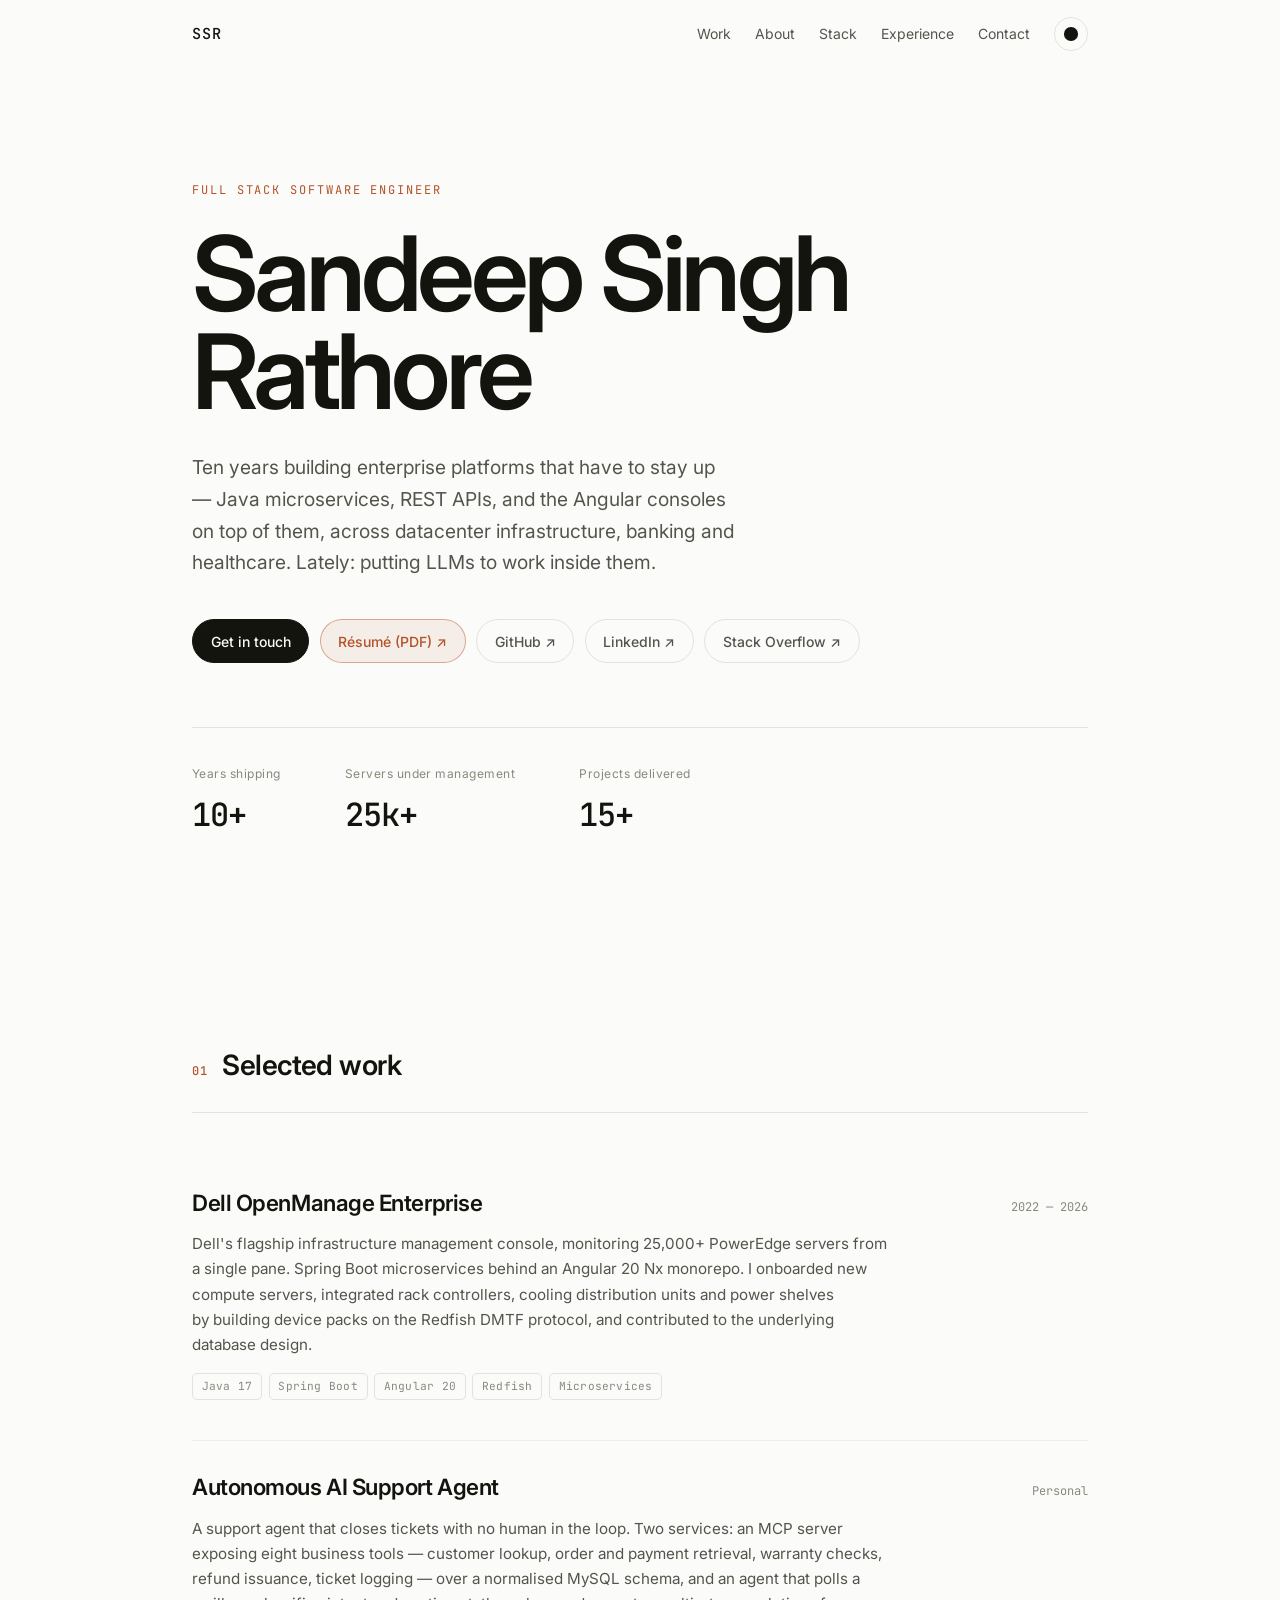
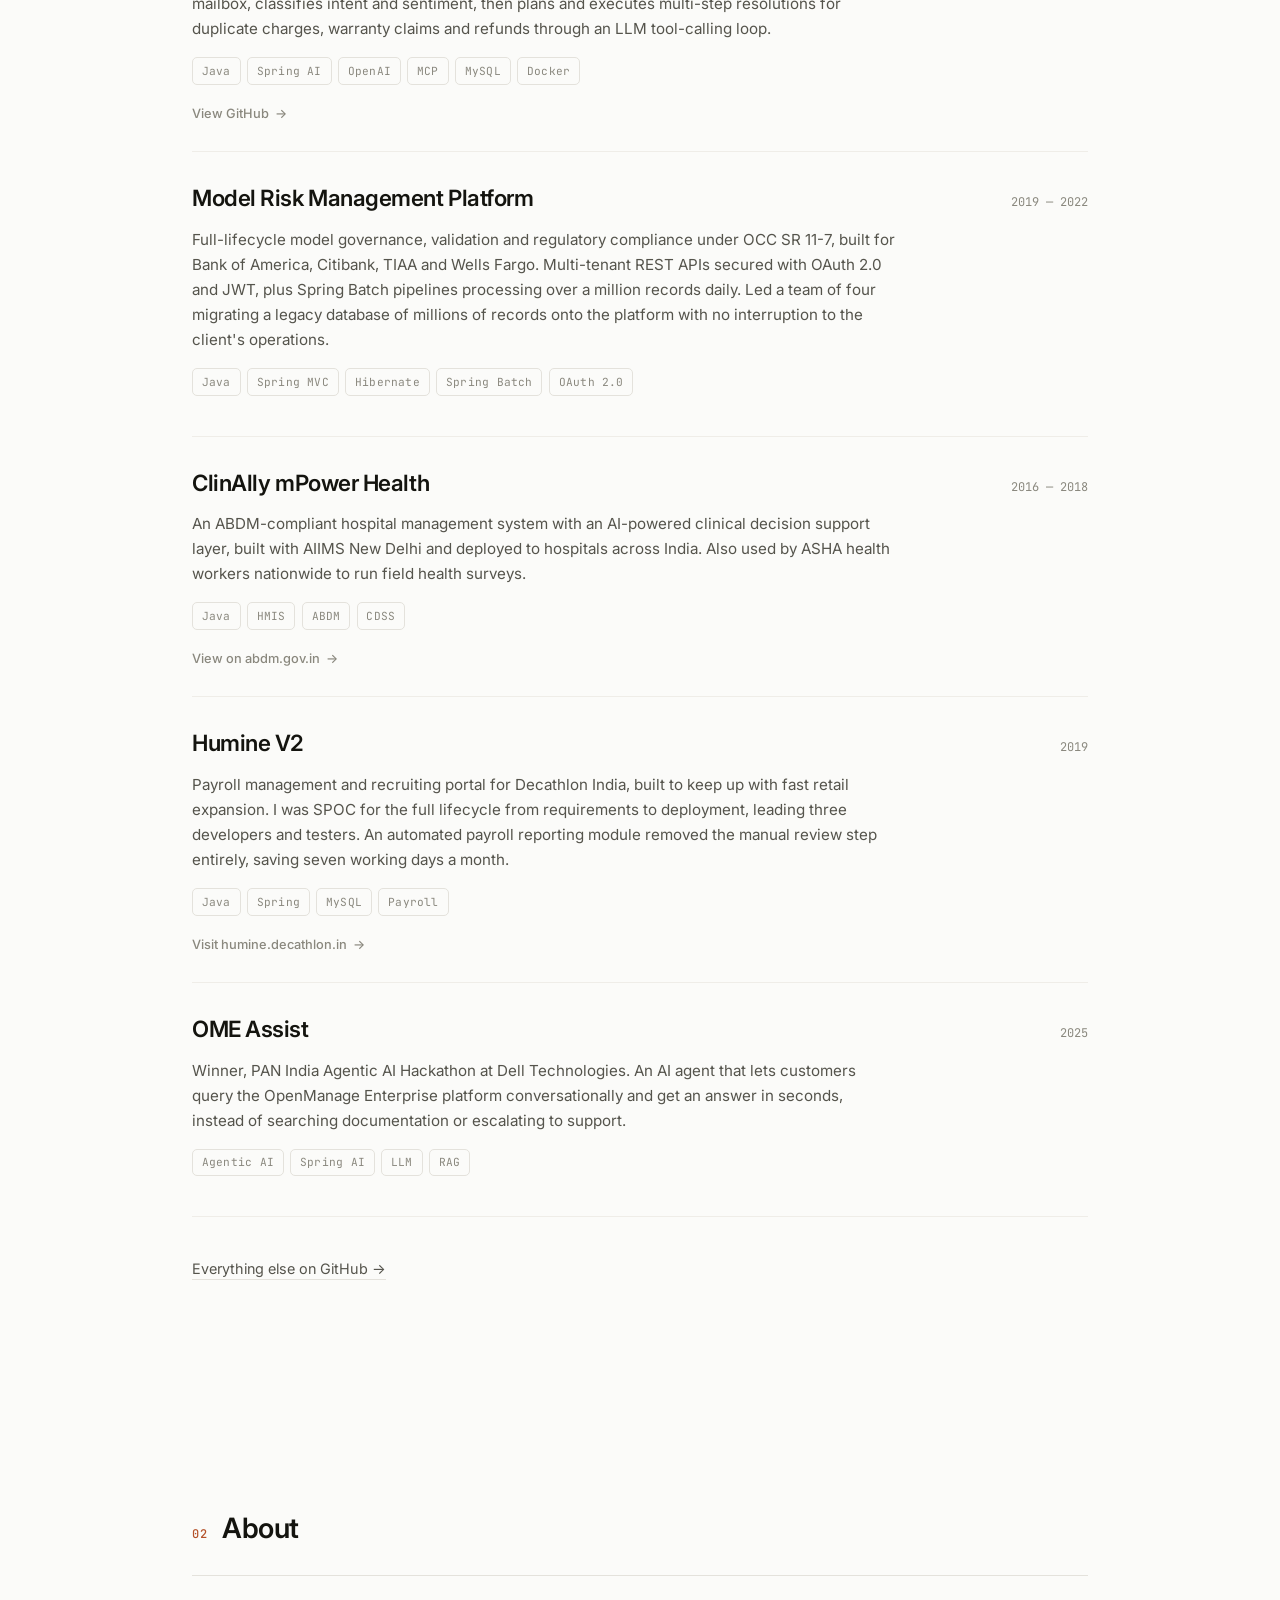
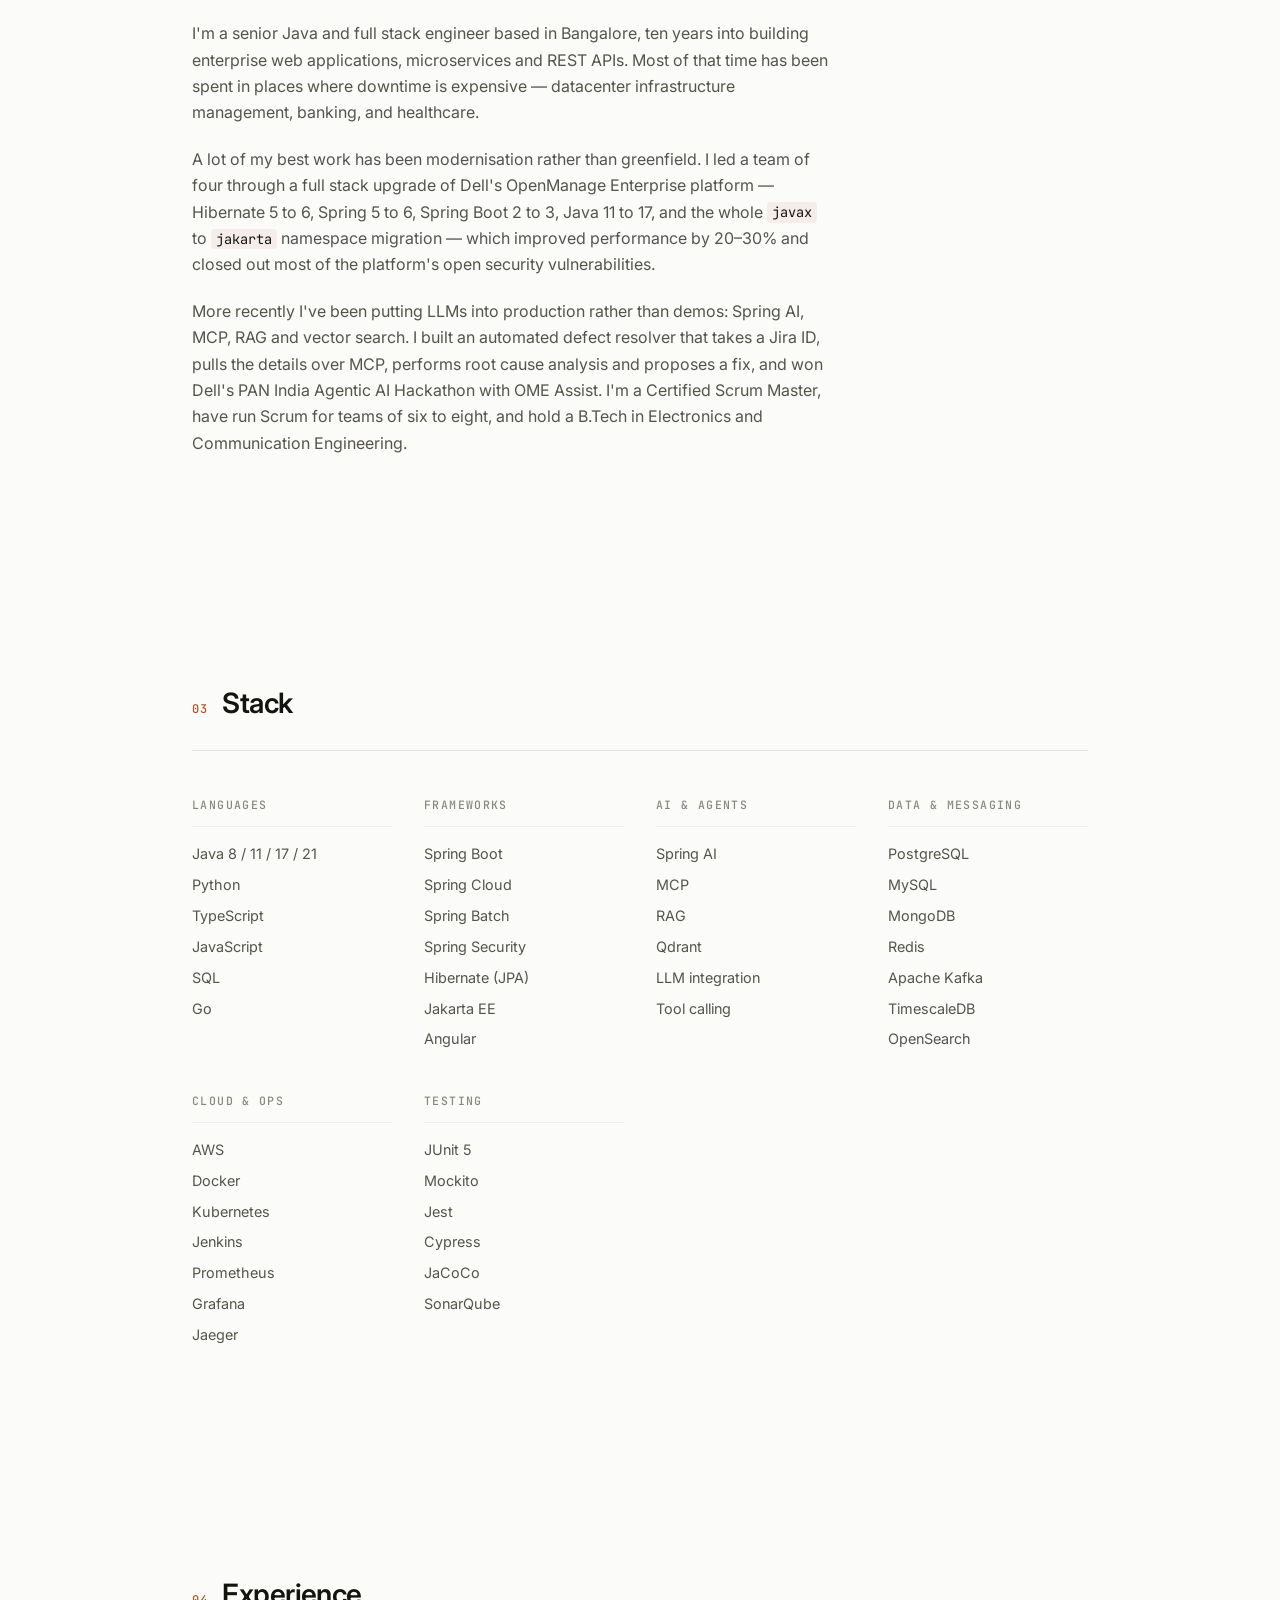
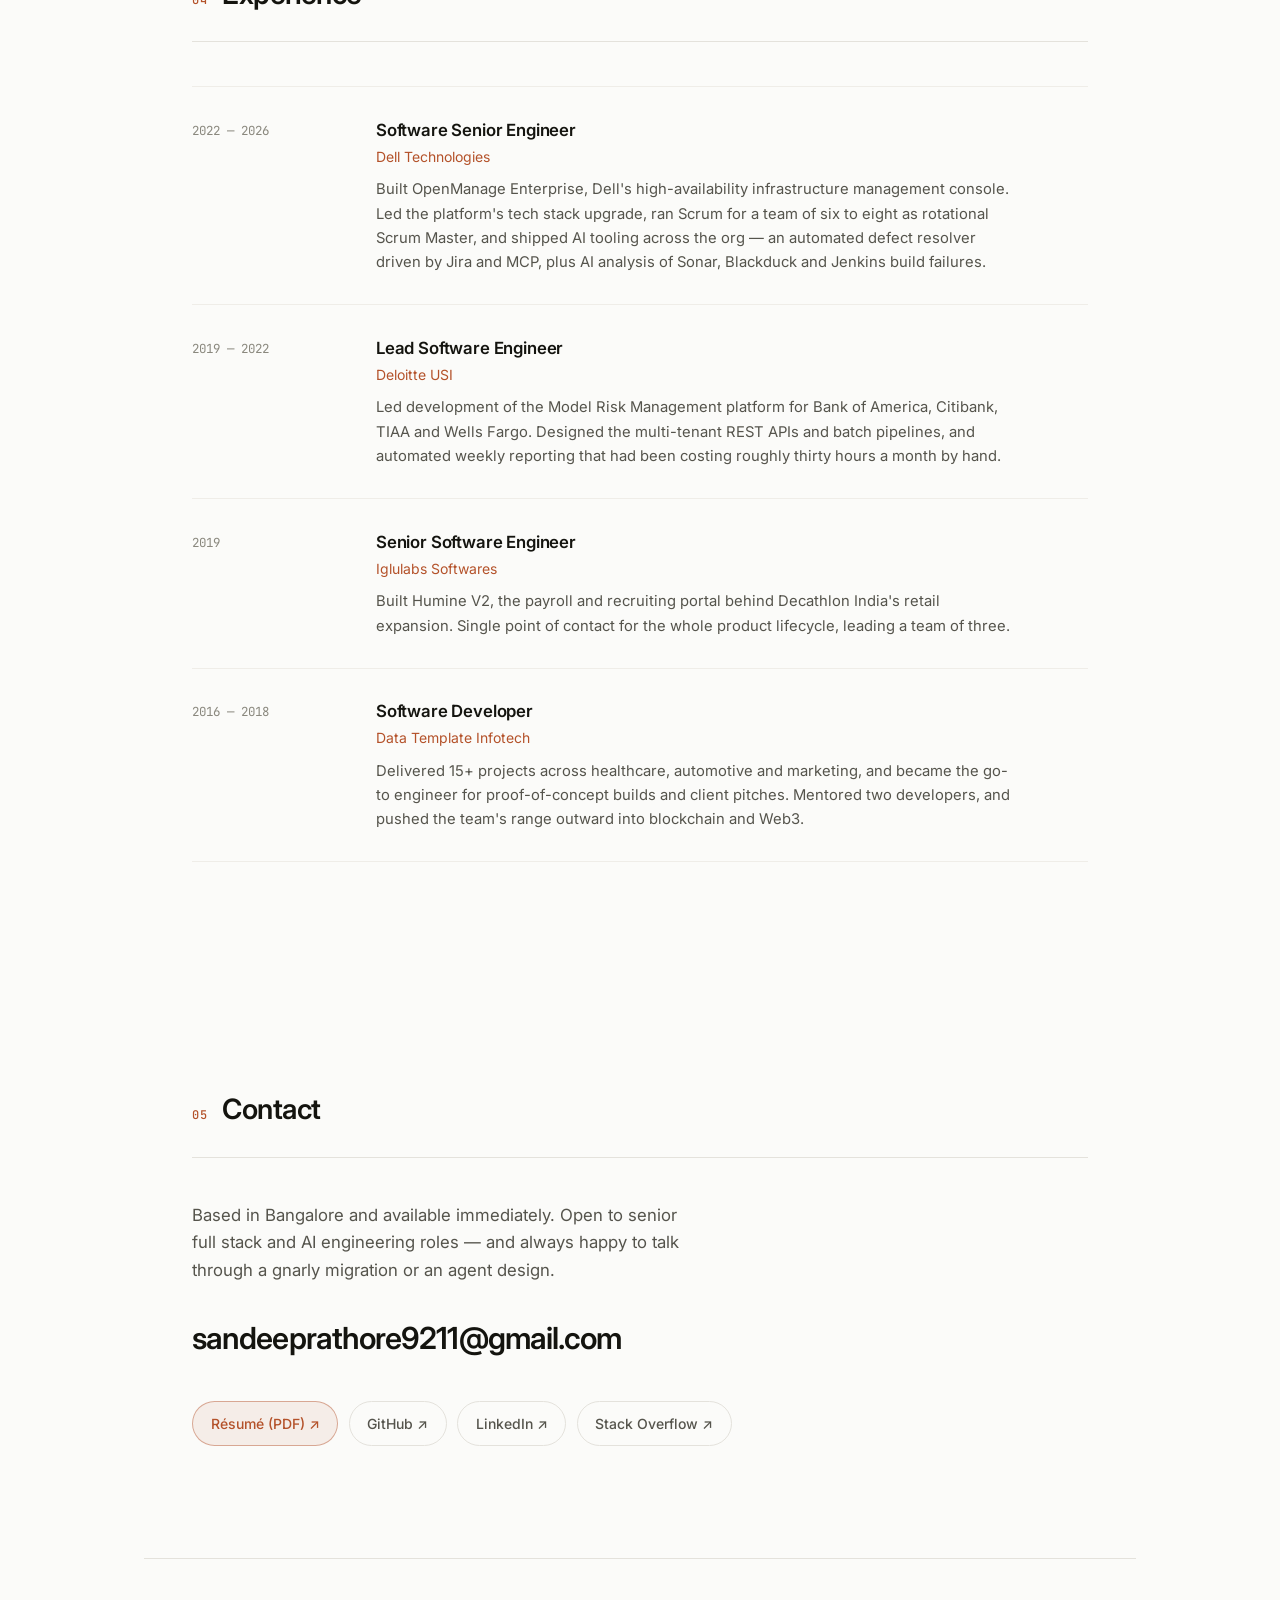
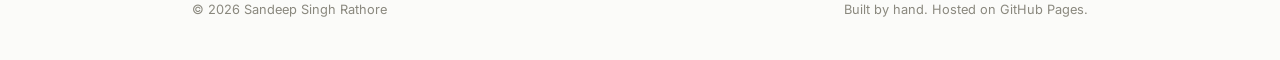
<file: index.html>
<!DOCTYPE html>
<html lang="en" class="no-js" data-theme="dark">
<head>
<meta charset="utf-8">
<meta name="viewport" content="width=device-width, initial-scale=1">

<!-- ─── EDIT: page metadata ─────────────────────────────────────────── -->
<title>Sandeep Singh Rathore — Full Stack Software Engineer</title>
<meta name="description" content="Senior Java and full stack engineer with 10+ years building enterprise platforms, microservices and AI-powered features across infrastructure, banking and healthcare.">
<meta name="author" content="Sandeep Singh Rathore">

<!-- Social preview. -->
<meta property="og:type" content="website">
<meta property="og:title" content="Sandeep Singh Rathore — Full Stack Software Engineer">
<meta property="og:description" content="Senior Java and full stack engineer with 10+ years building enterprise platforms, microservices and AI-powered features across infrastructure, banking and healthcare.">
<meta property="og:url" content="https://sandeepsrathore.github.io/portfolio/">
<meta name="twitter:card" content="summary_large_image">
<!-- ─────────────────────────────────────────────────────────────────── -->

<link rel="icon" href="data:image/svg+xml,<svg xmlns='http://www.w3.org/2000/svg' viewBox='0 0 100 100'><text y='.9em' font-size='90'>⌘</text></svg>">
<link rel="preconnect" href="https://fonts.googleapis.com">
<link rel="preconnect" href="https://fonts.gstatic.com" crossorigin>
<link rel="stylesheet" href="https://fonts.googleapis.com/css2?family=Inter:wght@400;500;600&family=JetBrains+Mono:wght@400;500&display=swap">
<link rel="stylesheet" href="assets/css/styles.css">

<script>
  // Runs before first paint: picks the saved theme (or the OS one) so the
  // page never flashes the wrong colours, and unhides JS-driven animations.
  (function () {
    var root = document.documentElement;
    root.classList.remove('no-js');
    var stored = null;
    try { stored = localStorage.getItem('theme'); } catch (e) { /* storage blocked */ }
    var dark = stored ? stored === 'dark'
                      : window.matchMedia('(prefers-color-scheme: dark)').matches;
    root.setAttribute('data-theme', dark ? 'dark' : 'light');
  })();
</script>
</head>
<body>

<a class="skip-link" href="#work">Skip to work</a>

<header class="nav" id="nav">
  <div class="wrap nav__inner">
    <a class="nav__mark" href="#top">SSR</a>
    <nav class="nav__links" aria-label="Sections">
      <a href="#work">Work</a>
      <a href="#about">About</a>
      <a href="#stack">Stack</a>
      <a href="#experience">Experience</a>
      <a href="#contact">Contact</a>
    </nav>
    <button class="themetoggle" id="themetoggle" type="button" aria-label="Switch colour theme">
      <span class="themetoggle__icon" aria-hidden="true"></span>
    </button>
  </div>
</header>

<main id="top">

  <!-- ══ HERO ══════════════════════════════════════════════════════════ -->
  <section class="hero wrap">
    <p class="eyebrow reveal">Full Stack Software Engineer</p>

    <!-- EDIT: your name -->
    <h1 class="hero__name reveal">Sandeep Singh<br>Rathore</h1>

    <!-- EDIT: one or two sentences. Say what you build and who for. -->
    <p class="hero__lede reveal">
      Ten years building enterprise platforms that have to stay up — Java
      microservices, REST APIs, and the Angular consoles on top of them, across
      datacenter infrastructure, banking and healthcare. Lately: putting LLMs
      to work inside them.
    </p>

    <!-- EDIT: your links. Delete any you don't want. -->
    <div class="hero__links reveal">
      <a class="btn btn--primary" href="mailto:sandeeprathore9211@gmail.com">Get in touch</a>
      <a class="btn btn--accent" href="assets/resume.pdf" target="_blank" rel="noopener">Résumé (PDF) ↗</a>
      <a class="btn" href="https://github.com/SandeepSRathore" target="_blank" rel="noopener">GitHub ↗</a>
      <a class="btn" href="https://linkedin.com/in/isandeeprathore" target="_blank" rel="noopener">LinkedIn ↗</a>
      <a class="btn" href="https://stackoverflow.com/users/6572971/sandeep" target="_blank" rel="noopener">Stack Overflow ↗</a>
    </div>

    <!-- EDIT: three numbers worth bragging about, or delete this block. -->
    <dl class="stats reveal">
      <div class="stat"><dt>Years shipping</dt><dd>10+</dd></div>
      <div class="stat"><dt>Servers under management</dt><dd>25k+</dd></div>
      <div class="stat"><dt>Projects delivered</dt><dd>15+</dd></div>
    </dl>
  </section>

  <!-- ══ WORK ══════════════════════════════════════════════════════════ -->
  <section class="section wrap" id="work">
    <h2 class="section__title reveal"><span class="section__num">01</span> Selected work</h2>

    <ol class="projects">

      <!-- ── PROJECT: copy this whole <li> block to add another ─────────
           Use <a class="project__link" href="..."> when there is somewhere
           to send people, and <div class="project__link project__link--static">
           when there isn't — the static variant drops the hover and arrow. -->
      <li class="project reveal">
        <div class="project__link project__link--static">
          <div class="project__head">
            <h3 class="project__title">Dell OpenManage Enterprise</h3>
            <span class="project__year">2022 — 2026</span>
          </div>
          <p class="project__desc">
            Dell's flagship infrastructure management console, monitoring
            25,000+ PowerEdge servers from a single pane. Spring Boot
            microservices behind an Angular 20 Nx monorepo. I onboarded new
            compute servers, integrated rack controllers, cooling distribution
            units and power shelves by building device packs on the Redfish
            DMTF protocol, and contributed to the underlying database design.
          </p>
          <ul class="tags">
            <li>Java 17</li><li>Spring Boot</li><li>Angular 20</li><li>Redfish</li><li>Microservices</li>
          </ul>
        </div>
      </li>
      <!-- ─────────────────────────────────────────────────────────────── -->

      <li class="project reveal">
        <a class="project__link" href="https://github.com/SandeepSRathore" target="_blank" rel="noopener">
          <div class="project__head">
            <h3 class="project__title">Autonomous AI Support Agent</h3>
            <span class="project__year">Personal</span>
          </div>
          <p class="project__desc">
            A support agent that closes tickets with no human in the loop. Two
            services: an MCP server exposing eight business tools — customer
            lookup, order and payment retrieval, warranty checks, refund
            issuance, ticket logging — over a normalised MySQL schema, and an
            agent that polls a mailbox, classifies intent and sentiment, then
            plans and executes multi-step resolutions for duplicate charges,
            warranty claims and refunds through an LLM tool-calling loop.
          </p>
          <ul class="tags">
            <li>Java</li><li>Spring AI</li><li>OpenAI</li><li>MCP</li><li>MySQL</li><li>Docker</li>
          </ul>
          <span class="project__cta">View GitHub <span aria-hidden="true">→</span></span>
        </a>
      </li>

      <li class="project reveal">
        <div class="project__link project__link--static">
          <div class="project__head">
            <h3 class="project__title">Model Risk Management Platform</h3>
            <span class="project__year">2019 — 2022</span>
          </div>
          <p class="project__desc">
            Full-lifecycle model governance, validation and regulatory
            compliance under OCC SR 11-7, built for Bank of America, Citibank,
            TIAA and Wells Fargo. Multi-tenant REST APIs secured with OAuth 2.0
            and JWT, plus Spring Batch pipelines processing over a million
            records daily. Led a team of four migrating a legacy database of
            millions of records onto the platform with no interruption to the
            client's operations.
          </p>
          <ul class="tags">
            <li>Java</li><li>Spring MVC</li><li>Hibernate</li><li>Spring Batch</li><li>OAuth 2.0</li>
          </ul>
        </div>
      </li>

      <li class="project reveal">
        <a class="project__link" href="https://abdm.gov.in/partner-offers-details/OQ" target="_blank" rel="noopener">
          <div class="project__head">
            <h3 class="project__title">ClinAlly mPower Health</h3>
            <span class="project__year">2016 — 2018</span>
          </div>
          <p class="project__desc">
            An ABDM-compliant hospital management system with an AI-powered
            clinical decision support layer, built with AIIMS New Delhi and
            deployed to hospitals across India. Also used by ASHA health
            workers nationwide to run field health surveys.
          </p>
          <ul class="tags">
            <li>Java</li><li>HMIS</li><li>ABDM</li><li>CDSS</li>
          </ul>
          <span class="project__cta">View on abdm.gov.in <span aria-hidden="true">→</span></span>
        </a>
      </li>

      <li class="project reveal">
        <a class="project__link" href="https://humine.decathlon.in" target="_blank" rel="noopener">
          <div class="project__head">
            <h3 class="project__title">Humine V2</h3>
            <span class="project__year">2019</span>
          </div>
          <p class="project__desc">
            Payroll management and recruiting portal for Decathlon India, built
            to keep up with fast retail expansion. I was SPOC for the full
            lifecycle from requirements to deployment, leading three developers
            and testers. An automated payroll reporting module removed the
            manual review step entirely, saving seven working days a month.
          </p>
          <ul class="tags">
            <li>Java</li><li>Spring</li><li>MySQL</li><li>Payroll</li>
          </ul>
          <span class="project__cta">Visit humine.decathlon.in <span aria-hidden="true">→</span></span>
        </a>
      </li>

      <li class="project reveal">
        <div class="project__link project__link--static">
          <div class="project__head">
            <h3 class="project__title">OME Assist</h3>
            <span class="project__year">2025</span>
          </div>
          <p class="project__desc">
            Winner, PAN India Agentic AI Hackathon at Dell Technologies. An
            AI agent that lets customers query the OpenManage Enterprise
            platform conversationally and get an answer in seconds, instead of
            searching documentation or escalating to support.
          </p>
          <ul class="tags">
            <li>Agentic AI</li><li>Spring AI</li><li>LLM</li><li>RAG</li>
          </ul>
        </div>
      </li>

    </ol>

    <p class="section__more reveal">
      <a href="https://github.com/SandeepSRathore" target="_blank" rel="noopener">Everything else on GitHub <span aria-hidden="true">→</span></a>
    </p>
  </section>

  <!-- ══ ABOUT ═════════════════════════════════════════════════════════ -->
  <section class="section wrap" id="about">
    <h2 class="section__title reveal"><span class="section__num">02</span> About</h2>
    <div class="prose reveal">
      <!-- EDIT: two or three short paragraphs. Write like you talk. -->
      <p>
        I'm a senior Java and full stack engineer based in Bangalore, ten years
        into building enterprise web applications, microservices and REST APIs.
        Most of that time has been spent in places where downtime is expensive
        — datacenter infrastructure management, banking, and healthcare.
      </p>
      <p>
        A lot of my best work has been modernisation rather than greenfield.
        I led a team of four through a full stack upgrade of Dell's OpenManage
        Enterprise platform — Hibernate 5 to 6, Spring 5 to 6, Spring Boot 2 to
        3, Java 11 to 17, and the whole <code>javax</code> to <code>jakarta</code>
        namespace migration — which improved performance by 20–30% and closed
        out most of the platform's open security vulnerabilities.
      </p>
      <p>
        More recently I've been putting LLMs into production rather than demos:
        Spring AI, MCP, RAG and vector search. I built an automated defect
        resolver that takes a Jira ID, pulls the details over MCP, performs root
        cause analysis and proposes a fix, and won Dell's PAN India Agentic AI
        Hackathon with OME Assist. I'm a Certified Scrum Master, have run Scrum
        for teams of six to eight, and hold a B.Tech in Electronics and
        Communication Engineering.
      </p>
    </div>
  </section>

  <!-- ══ STACK ═════════════════════════════════════════════════════════ -->
  <section class="section wrap" id="stack">
    <h2 class="section__title reveal"><span class="section__num">03</span> Stack</h2>

    <!-- EDIT: your actual tools. Keep the groups honest — three is plenty. -->
    <div class="stackgrid">
      <div class="stackgroup reveal">
        <h3>Languages</h3>
        <ul><li>Java 8 / 11 / 17 / 21</li><li>Python</li><li>TypeScript</li><li>JavaScript</li><li>SQL</li><li>Go</li></ul>
      </div>
      <div class="stackgroup reveal">
        <h3>Frameworks</h3>
        <ul><li>Spring Boot</li><li>Spring Cloud</li><li>Spring Batch</li><li>Spring Security</li><li>Hibernate (JPA)</li><li>Jakarta EE</li><li>Angular</li></ul>
      </div>
      <div class="stackgroup reveal">
        <h3>AI &amp; Agents</h3>
        <ul><li>Spring AI</li><li>MCP</li><li>RAG</li><li>Qdrant</li><li>LLM integration</li><li>Tool calling</li></ul>
      </div>
      <div class="stackgroup reveal">
        <h3>Data &amp; Messaging</h3>
        <ul><li>PostgreSQL</li><li>MySQL</li><li>MongoDB</li><li>Redis</li><li>Apache Kafka</li><li>TimescaleDB</li><li>OpenSearch</li></ul>
      </div>
      <div class="stackgroup reveal">
        <h3>Cloud &amp; Ops</h3>
        <ul><li>AWS</li><li>Docker</li><li>Kubernetes</li><li>Jenkins</li><li>Prometheus</li><li>Grafana</li><li>Jaeger</li></ul>
      </div>
      <div class="stackgroup reveal">
        <h3>Testing</h3>
        <ul><li>JUnit 5</li><li>Mockito</li><li>Jest</li><li>Cypress</li><li>JaCoCo</li><li>SonarQube</li></ul>
      </div>
    </div>
  </section>

  <!-- ══ EXPERIENCE ════════════════════════════════════════════════════ -->
  <section class="section wrap" id="experience">
    <h2 class="section__title reveal"><span class="section__num">04</span> Experience</h2>

    <ol class="timeline">
      <!-- ── ROLE: copy this <li> to add another ──────────────────────── -->
      <li class="role reveal">
        <div class="role__when">2022 — 2026</div>
        <div class="role__what">
          <h3>Software Senior Engineer</h3>
          <p class="role__where">Dell Technologies</p>
          <p class="role__desc">
            Built OpenManage Enterprise, Dell's high-availability infrastructure
            management console. Led the platform's tech stack upgrade, ran Scrum
            for a team of six to eight as rotational Scrum Master, and shipped
            AI tooling across the org — an automated defect resolver driven by
            Jira and MCP, plus AI analysis of Sonar, Blackduck and Jenkins
            build failures.
          </p>
        </div>
      </li>
      <!-- ─────────────────────────────────────────────────────────────── -->

      <li class="role reveal">
        <div class="role__when">2019 — 2022</div>
        <div class="role__what">
          <h3>Lead Software Engineer</h3>
          <p class="role__where">Deloitte USI</p>
          <p class="role__desc">
            Led development of the Model Risk Management platform for Bank of
            America, Citibank, TIAA and Wells Fargo. Designed the multi-tenant
            REST APIs and batch pipelines, and automated weekly reporting that
            had been costing roughly thirty hours a month by hand.
          </p>
        </div>
      </li>

      <li class="role reveal">
        <div class="role__when">2019</div>
        <div class="role__what">
          <h3>Senior Software Engineer</h3>
          <p class="role__where">Iglulabs Softwares</p>
          <p class="role__desc">
            Built Humine V2, the payroll and recruiting portal behind
            Decathlon India's retail expansion. Single point of contact for the
            whole product lifecycle, leading a team of three.
          </p>
        </div>
      </li>

      <li class="role reveal">
        <div class="role__when">2016 — 2018</div>
        <div class="role__what">
          <h3>Software Developer</h3>
          <p class="role__where">Data Template Infotech</p>
          <p class="role__desc">
            Delivered 15+ projects across healthcare, automotive and marketing,
            and became the go-to engineer for proof-of-concept builds and client
            pitches. Mentored two developers, and pushed the team's range
            outward into blockchain and Web3.
          </p>
        </div>
      </li>
    </ol>
  </section>

  <!-- ══ CONTACT ═══════════════════════════════════════════════════════ -->
  <section class="section wrap" id="contact">
    <h2 class="section__title reveal"><span class="section__num">05</span> Contact</h2>
    <div class="contact reveal">
      <p class="contact__lede">
        Based in Bangalore and available immediately. Open to senior full stack
        and AI engineering roles — and always happy to talk through a gnarly
        migration or an agent design.
      </p>
      <!-- EDIT: your email -->
      <a class="contact__mail" href="mailto:sandeeprathore9211@gmail.com">sandeeprathore9211@gmail.com</a>
      <div class="hero__links">
        <a class="btn btn--accent" href="assets/resume.pdf" target="_blank" rel="noopener">Résumé (PDF) ↗</a>
        <a class="btn" href="https://github.com/SandeepSRathore" target="_blank" rel="noopener">GitHub ↗</a>
        <a class="btn" href="https://linkedin.com/in/isandeeprathore" target="_blank" rel="noopener">LinkedIn ↗</a>
        <a class="btn" href="https://stackoverflow.com/users/6572971/sandeep" target="_blank" rel="noopener">Stack Overflow ↗</a>
      </div>
    </div>
  </section>

</main>

<footer class="footer wrap">
  <span>© <span id="year">2026</span> Sandeep Singh Rathore</span>
  <span class="footer__note">Built by hand. Hosted on GitHub Pages.</span>
</footer>

<script src="assets/js/main.js"></script>
</body>
</html>
</file>
<file: assets/css/styles.css>
/* ═══════════════════════════════════════════════════════════════════════
   Portfolio — Sandeep Singh Rathore
   Single stylesheet, no build step. Tokens first, then layout, then parts.
   ═══════════════════════════════════════════════════════════════════════ */

/* ── Tokens: light is the base, dark overrides below ─────────────────── */
:root {
  --bg:        #fbfbf9;
  --bg-raised: #ffffff;
  --line:      #e4e2dc;
  --line-soft: #efedE8;
  --ink:       #14140f;
  --ink-mid:   #55544c;
  --ink-dim:   #8a887e;
  --accent:    #b4522a;
  --accent-bg: rgba(180, 82, 42, 0.08);

  --font-sans: 'Inter', -apple-system, BlinkMacSystemFont, 'Segoe UI', sans-serif;
  --font-mono: 'JetBrains Mono', ui-monospace, SFMono-Regular, Menlo, monospace;

  --wrap: 62rem;
  --gutter: clamp(1.25rem, 5vw, 3rem);
  --radius: 10px;
  --ease: cubic-bezier(0.22, 1, 0.36, 1);

  color-scheme: light;
}

:root[data-theme='dark'] {
  --bg:        #0e0e0c;
  --bg-raised: #161614;
  --line:      #2a2a26;
  --line-soft: #1f1f1c;
  --ink:       #f2f1ec;
  --ink-mid:   #a8a69d;
  --ink-dim:   #6e6c64;
  --accent:    #e8875b;
  --accent-bg: rgba(232, 135, 91, 0.12);

  color-scheme: dark;
}

/* ── Reset ───────────────────────────────────────────────────────────── */
*, *::before, *::after { box-sizing: border-box; }
* { margin: 0; }

html {
  scroll-behavior: smooth;
  scroll-padding-top: 6rem;
  -webkit-text-size-adjust: 100%;
}

body {
  background: var(--bg);
  color: var(--ink);
  font-family: var(--font-sans);
  font-size: 16px;
  line-height: 1.65;
  -webkit-font-smoothing: antialiased;
  overflow-x: hidden;
  transition: background 0.35s var(--ease), color 0.35s var(--ease);
}

img, svg { display: block; max-width: 100%; }
ul, ol { list-style: none; padding: 0; }
a { color: inherit; text-decoration: none; }
button { font: inherit; color: inherit; background: none; border: none; cursor: pointer; }

:focus-visible {
  outline: 2px solid var(--accent);
  outline-offset: 3px;
  border-radius: 3px;
}

.skip-link {
  position: absolute;
  left: -9999px;
  top: 0;
  padding: 0.75rem 1rem;
  background: var(--ink);
  color: var(--bg);
  z-index: 100;
}
.skip-link:focus { left: 0; }

/* ── Layout ──────────────────────────────────────────────────────────── */
.wrap {
  width: 100%;
  max-width: var(--wrap);
  margin-inline: auto;
  padding-inline: var(--gutter);
}

.section { padding-block: clamp(4rem, 10vw, 7rem); }

.section__title {
  display: flex;
  align-items: baseline;
  gap: 0.9rem;
  font-size: clamp(1.35rem, 3vw, 1.75rem);
  font-weight: 600;
  letter-spacing: -0.02em;
  padding-bottom: 1.5rem;
  margin-bottom: 2.75rem;
  border-bottom: 1px solid var(--line);
}

.section__num {
  font-family: var(--font-mono);
  font-size: 0.75rem;
  font-weight: 500;
  color: var(--accent);
  letter-spacing: 0.08em;
}

.section__more {
  margin-top: 2.5rem;
  font-size: 0.9rem;
}
.section__more a {
  color: var(--ink-mid);
  border-bottom: 1px solid var(--line);
  padding-bottom: 2px;
  transition: color 0.2s, border-color 0.2s;
}
.section__more a:hover { color: var(--accent); border-color: var(--accent); }

/* ── Nav ─────────────────────────────────────────────────────────────── */
.nav {
  position: sticky;
  top: 0;
  z-index: 50;
  background: color-mix(in srgb, var(--bg) 82%, transparent);
  backdrop-filter: saturate(1.6) blur(14px);
  -webkit-backdrop-filter: saturate(1.6) blur(14px);
  border-bottom: 1px solid transparent;
  transition: border-color 0.3s;
}
.nav.is-stuck { border-bottom-color: var(--line); }

.nav__inner {
  display: flex;
  align-items: center;
  gap: 1.5rem;
  height: 4.25rem;
}

.nav__mark {
  font-family: var(--font-mono);
  font-weight: 500;
  font-size: 0.95rem;
  letter-spacing: 0.06em;
  padding: 0.25rem 0.5rem;
  margin-left: -0.5rem;
  border-radius: 6px;
  transition: background 0.2s, color 0.2s;
}
.nav__mark:hover { background: var(--accent-bg); color: var(--accent); }

.nav__links {
  display: flex;
  gap: 1.5rem;
  margin-left: auto;
  font-size: 0.875rem;
  color: var(--ink-mid);
}
.nav__links a {
  position: relative;
  padding-block: 0.35rem;
  transition: color 0.2s;
}
.nav__links a::after {
  content: '';
  position: absolute;
  left: 0;
  bottom: 0;
  width: 100%;
  height: 1px;
  background: var(--accent);
  transform: scaleX(0);
  transform-origin: left;
  transition: transform 0.28s var(--ease);
}
.nav__links a:hover,
.nav__links a.is-active { color: var(--ink); }
.nav__links a:hover::after,
.nav__links a.is-active::after { transform: scaleX(1); }

.themetoggle {
  display: grid;
  place-items: center;
  width: 2.1rem;
  height: 2.1rem;
  border: 1px solid var(--line);
  border-radius: 50%;
  transition: border-color 0.2s, background 0.2s;
}
.themetoggle:hover { border-color: var(--accent); background: var(--accent-bg); }

.themetoggle__icon {
  width: 0.85rem;
  height: 0.85rem;
  border-radius: 50%;
  background: var(--ink);
  /* Crescent in dark mode, full disc in light. */
  box-shadow: inset 0 0 0 0 var(--bg);
  transition: box-shadow 0.35s var(--ease), background 0.35s var(--ease);
}
:root[data-theme='dark'] .themetoggle__icon {
  box-shadow: inset -0.32rem -0.18rem 0 0 var(--bg);
}

/* ── Hero ────────────────────────────────────────────────────────────── */
.hero {
  padding-top: clamp(3.5rem, 12vw, 7rem);
  padding-bottom: clamp(3rem, 9vw, 5.5rem);
}

.eyebrow {
  font-family: var(--font-mono);
  font-size: 0.75rem;
  letter-spacing: 0.16em;
  text-transform: uppercase;
  color: var(--accent);
  margin-bottom: 1.5rem;
}

.hero__name {
  font-size: clamp(3rem, 13vw, 6.5rem);
  font-weight: 600;
  line-height: 0.94;
  letter-spacing: -0.045em;
  margin-bottom: 2rem;
}

.hero__lede {
  max-width: 34rem;
  font-size: clamp(1.05rem, 2.2vw, 1.2rem);
  color: var(--ink-mid);
  margin-bottom: 2.5rem;
  text-wrap: pretty;
}

.hero__links {
  display: flex;
  flex-wrap: wrap;
  gap: 0.65rem;
}

.btn {
  display: inline-flex;
  align-items: center;
  padding: 0.6rem 1.1rem;
  font-size: 0.875rem;
  font-weight: 500;
  border: 1px solid var(--line);
  border-radius: 999px;
  color: var(--ink-mid);
  transition: color 0.2s, border-color 0.2s, background 0.2s, transform 0.2s var(--ease);
}
.btn:hover {
  color: var(--ink);
  border-color: var(--ink-dim);
  transform: translateY(-1px);
}

.btn--primary {
  background: var(--ink);
  border-color: var(--ink);
  color: var(--bg);
}
.btn--primary:hover {
  background: var(--accent);
  border-color: var(--accent);
  color: #fff;
}

/* Second-loudest action. Outlined in the accent so it reads as important
   without competing with the solid primary next to it. */
.btn--accent {
  color: var(--accent);
  border-color: color-mix(in srgb, var(--accent) 45%, transparent);
  background: var(--accent-bg);
}
.btn--accent:hover {
  color: var(--accent);
  border-color: var(--accent);
}

/* Stats */
.stats {
  display: flex;
  flex-wrap: wrap;
  gap: clamp(1.75rem, 6vw, 4rem);
  margin-top: 4rem;
  padding-top: 2.25rem;
  border-top: 1px solid var(--line);
}
.stat dt {
  font-size: 0.75rem;
  letter-spacing: 0.04em;
  color: var(--ink-dim);
  margin-bottom: 0.3rem;
}
.stat dd {
  font-family: var(--font-mono);
  font-size: clamp(1.5rem, 4vw, 2rem);
  font-weight: 500;
  letter-spacing: -0.03em;
}

/* ── Projects ────────────────────────────────────────────────────────── */
.projects {
  display: flex;
  flex-direction: column;
}

.project { border-bottom: 1px solid var(--line-soft); }

.project__link {
  display: block;
  padding: 1.75rem 1.25rem 1.6rem 0;
  margin-inline: -1.25rem;
  padding-left: 1.25rem;
  border-radius: var(--radius);
  transition: background 0.3s var(--ease);
}
.project__link:hover { background: var(--bg-raised); }

/* Not every project has somewhere to send people. The static variant keeps
   the same box but drops the affordances that promise a destination. */
.project__link--static { cursor: default; }
.project__link--static:hover { background: none; }

.project__head {
  display: flex;
  align-items: baseline;
  justify-content: space-between;
  gap: 1rem;
  margin-bottom: 0.6rem;
}

.project__title {
  font-size: clamp(1.15rem, 3vw, 1.4rem);
  font-weight: 600;
  letter-spacing: -0.02em;
  transition: color 0.2s;
}
.project__link:not(.project__link--static):hover .project__title { color: var(--accent); }

.project__year {
  flex-shrink: 0;
  font-family: var(--font-mono);
  font-size: 0.75rem;
  color: var(--ink-dim);
}

.project__desc {
  max-width: 44rem;
  color: var(--ink-mid);
  font-size: 0.95rem;
  margin-bottom: 1rem;
  text-wrap: pretty;
}

.tags {
  display: flex;
  flex-wrap: wrap;
  gap: 0.4rem;
  margin-bottom: 0.9rem;
}
.tags li {
  font-family: var(--font-mono);
  font-size: 0.7rem;
  letter-spacing: 0.02em;
  color: var(--ink-dim);
  padding: 0.22rem 0.55rem;
  border: 1px solid var(--line);
  border-radius: 5px;
}

.project__cta {
  display: inline-flex;
  gap: 0.4rem;
  font-size: 0.8rem;
  font-weight: 500;
  color: var(--ink-dim);
  transition: color 0.25s var(--ease);
}
.project__cta span {
  transition: transform 0.25s var(--ease);
}
.project__link:hover .project__cta,
.project__link:focus-visible .project__cta { color: var(--accent); }
.project__link:hover .project__cta span,
.project__link:focus-visible .project__cta span { transform: translateX(4px); }

/* ── Prose ───────────────────────────────────────────────────────────── */
.prose {
  max-width: 40rem;
  display: grid;
  gap: 1.25rem;
  color: var(--ink-mid);
  font-size: 1.0rem;
  text-wrap: pretty;
}

.prose code {
  font-family: var(--font-mono);
  font-size: 0.85em;
  color: var(--ink);
  background: var(--accent-bg);
  padding: 0.1em 0.35em;
  border-radius: 4px;
}

/* ── Stack ───────────────────────────────────────────────────────────── */
.stackgrid {
  display: grid;
  grid-template-columns: repeat(auto-fit, minmax(11rem, 1fr));
  gap: 2.5rem 2rem;
}

.stackgroup h3 {
  font-family: var(--font-mono);
  font-size: 0.72rem;
  font-weight: 500;
  letter-spacing: 0.12em;
  text-transform: uppercase;
  color: var(--ink-dim);
  padding-bottom: 0.75rem;
  margin-bottom: 0.9rem;
  border-bottom: 1px solid var(--line-soft);
}
.stackgroup ul { display: grid; gap: 0.45rem; }
.stackgroup li { font-size: 0.9rem; color: var(--ink-mid); }

/* ── Timeline ────────────────────────────────────────────────────────── */
.timeline { display: grid; gap: 0; }

.role {
  display: grid;
  grid-template-columns: 10rem 1fr;
  gap: 1.5rem;
  padding-block: 1.85rem;
  border-bottom: 1px solid var(--line-soft);
}
.role:first-child { border-top: 1px solid var(--line-soft); }

.role__when {
  font-family: var(--font-mono);
  font-size: 0.78rem;
  color: var(--ink-dim);
  padding-top: 0.25rem;
}

.role__what h3 {
  font-size: 1.05rem;
  font-weight: 600;
  letter-spacing: -0.01em;
}
.role__where {
  font-size: 0.875rem;
  color: var(--accent);
  margin-bottom: 0.6rem;
}
.role__desc {
  max-width: 40rem;
  font-size: 0.925rem;
  color: var(--ink-mid);
  text-wrap: pretty;
}

/* ── Contact ─────────────────────────────────────────────────────────── */
.contact__lede {
  max-width: 32rem;
  font-size: 1.05rem;
  color: var(--ink-mid);
  margin-bottom: 1.75rem;
  text-wrap: pretty;
}

.contact__mail {
  display: inline-block;
  font-size: clamp(1.15rem, 4vw, 1.9rem);
  font-weight: 600;
  letter-spacing: -0.03em;
  word-break: break-word;
  background-image: linear-gradient(var(--accent), var(--accent));
  background-size: 0% 1px;
  background-position: 0 100%;
  background-repeat: no-repeat;
  padding-bottom: 0.15rem;
  margin-bottom: 2.25rem;
  transition: background-size 0.35s var(--ease), color 0.2s;
}
.contact__mail:hover { color: var(--accent); background-size: 100% 1px; }

/* ── Footer ──────────────────────────────────────────────────────────── */
.footer {
  display: flex;
  flex-wrap: wrap;
  gap: 0.5rem 1.5rem;
  justify-content: space-between;
  padding-block: 2.5rem;
  border-top: 1px solid var(--line);
  font-size: 0.8rem;
  color: var(--ink-dim);
}

/* ── Reveal on scroll ────────────────────────────────────────────────── */
.reveal {
  opacity: 0;
  transform: translateY(14px);
  transition: opacity 0.6s var(--ease), transform 0.6s var(--ease);
}
.reveal.is-in { opacity: 1; transform: none; }

/* If JS never runs, nothing should stay invisible. */
.no-js .reveal { opacity: 1; transform: none; }

@media (prefers-reduced-motion: reduce) {
  html { scroll-behavior: auto; }
  *, *::before, *::after {
    animation-duration: 0.01ms !important;
    transition-duration: 0.01ms !important;
  }
  .reveal { opacity: 1; transform: none; }
}

/* ── Narrow screens ──────────────────────────────────────────────────── */
@media (max-width: 640px) {
  .nav__links { gap: 1rem; font-size: 0.8rem; }
  /* Secondary sections drop out of the bar before it can wrap. */
  .nav__links a[href='#stack'],
  .nav__links a[href='#experience'] { display: none; }

  .role { grid-template-columns: 1fr; gap: 0.5rem; }
  .role__when { padding-top: 0; }

  .project__head { flex-direction: column; gap: 0.15rem; }
}

@media (max-width: 400px) {
  .nav__links a[href='#about'] { display: none; }
}
</file>
